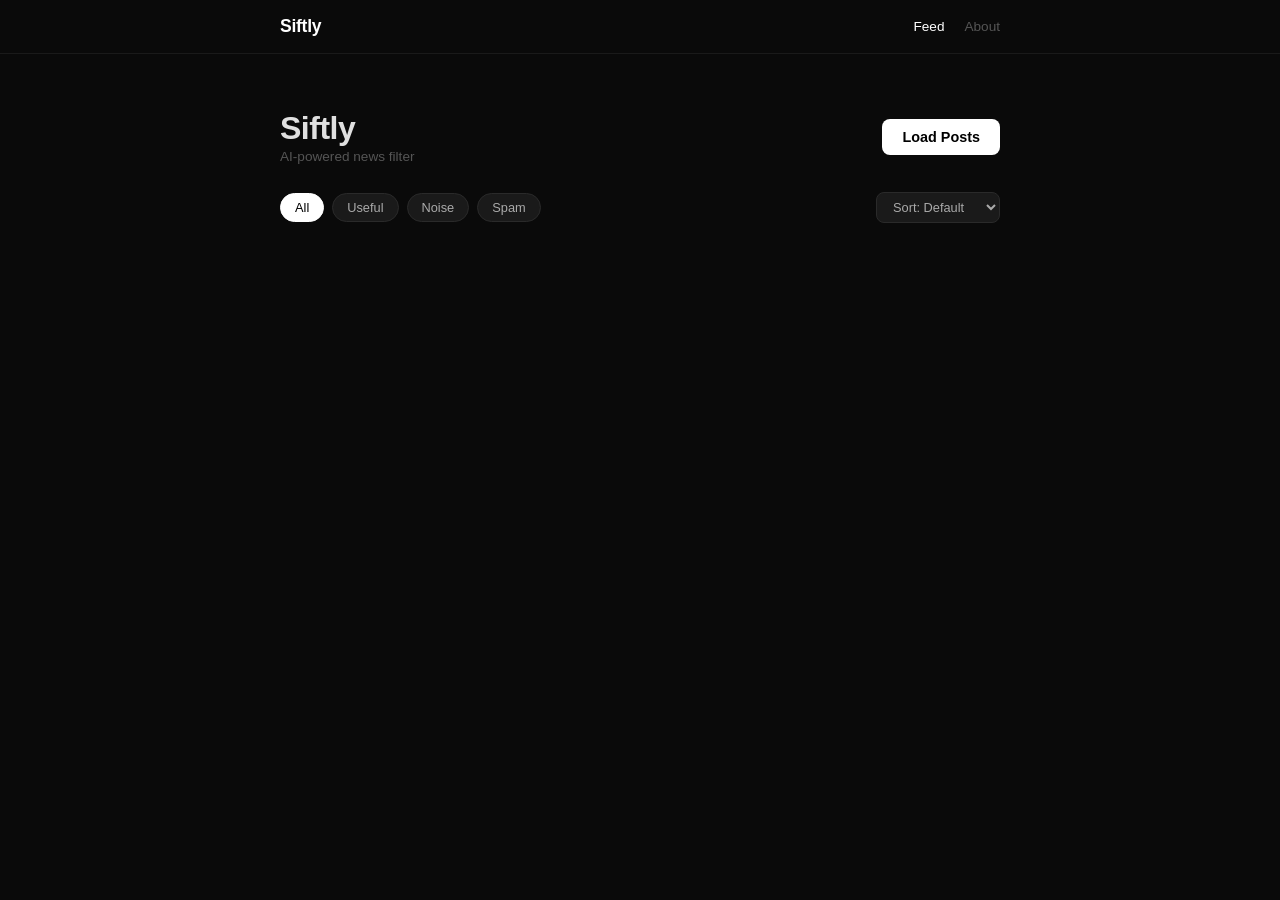
<file: templates/index.html>
<!DOCTYPE html>
<html lang="en">
<head>
    <meta charset="UTF-8">
    <title>Siftly</title>
    <link rel="stylesheet" href="/static/style.css">
</head>
<body>
    <div id="app">
        <nav>
            <a href="/" class="nav-logo">Siftly</a>
            <div class="nav-links">
                <a href="/" class="active">Feed</a>
                <a href="/about">About</a>
            </div>
        </nav>

        <div id="header">
            <div>
                <h1>Siftly</h1>
                <p class="subtitle">AI-powered news filter</p>
            </div>
            <button id="refresh-btn" onclick="loadPosts()">
                <span id="btn-text">Load Posts</span>
            </button>
        </div>

        <div id="filters">
            <button class="filter-btn active" data-filter="All" onclick="setFilter('All')">All</button>
            <button class="filter-btn useful" data-filter="Useful" onclick="setFilter('Useful')">Useful</button>
            <button class="filter-btn noise" data-filter="Noise" onclick="setFilter('Noise')">Noise</button>
            <button class="filter-btn spam" data-filter="Spam" onclick="setFilter('Spam')">Spam</button>
            <select id="sort-select" onchange="setSort(this.value)">
                <option value="default">Sort: Default</option>
                <option value="upvotes">Sort: Upvotes</option>
                <option value="quality">Sort: Quality</option>
            </select>
        </div>

        <div id="status"></div>
        <div id="posts"></div>
    </div>
    <script src="/static/script.js"></script>
</body>
</html>
</file>
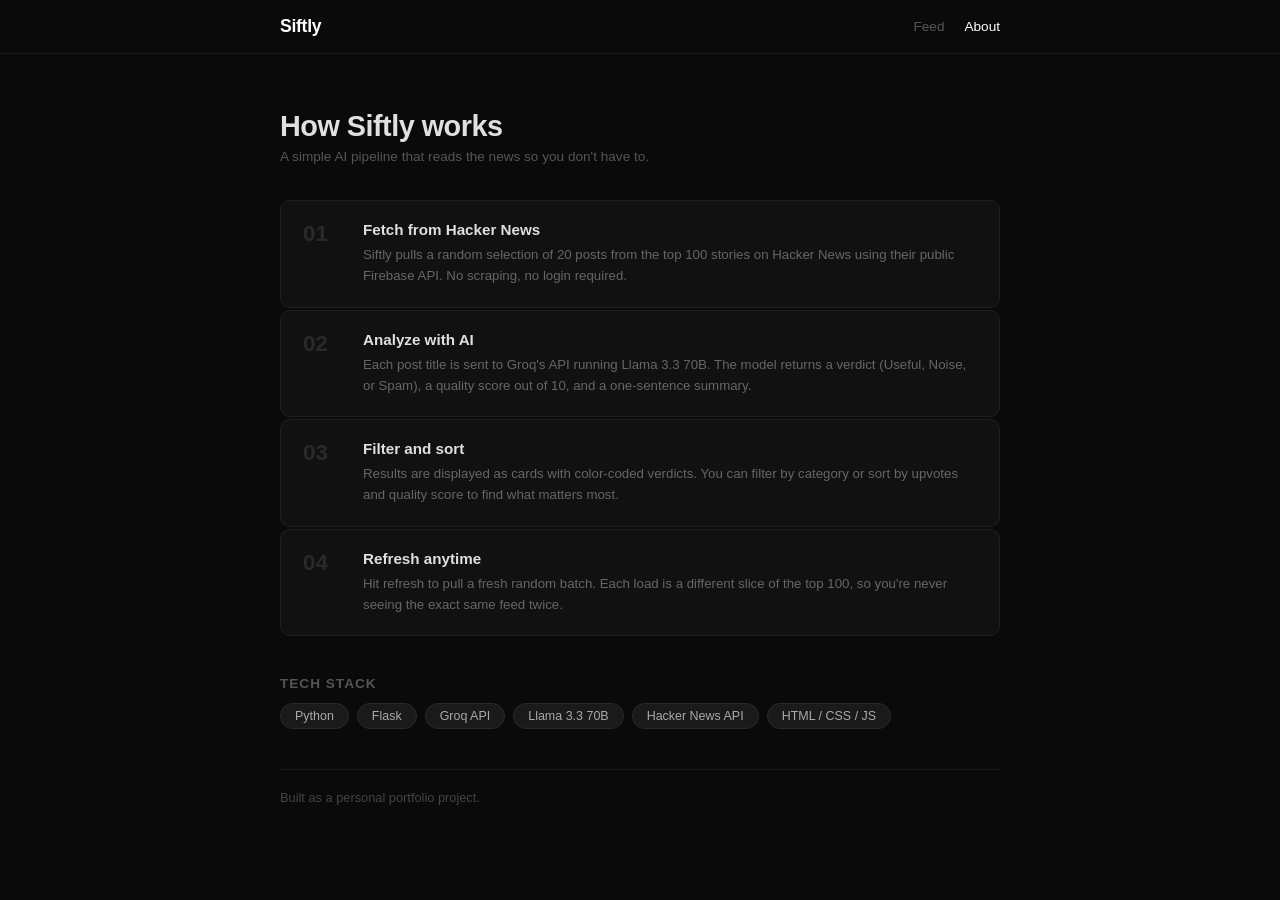
<file: templates/about.html>
<!DOCTYPE html>
<html lang="en">
<head>
    <meta charset="UTF-8">
    <title>Siftly — How it works</title>
    <link rel="stylesheet" href="/static/style.css">
</head>
<body>
    <div id="app">
        <nav>
            <a href="/" class="nav-logo">Siftly</a>
            <div class="nav-links">
                <a href="/">Feed</a>
                <a href="/about" class="active">About</a>
            </div>
        </nav>

        <div class="about-hero">
            <h2>How Siftly works</h2>
            <p class="subtitle">A simple AI pipeline that reads the news so you don't have to.</p>
        </div>

        <div class="steps">
            <div class="step-card">
                <div class="step-num">01</div>
                <div class="step-body">
                    <h3>Fetch from Hacker News</h3>
                    <p>Siftly pulls a random selection of 20 posts from the top 100 stories on Hacker News using their public Firebase API. No scraping, no login required.</p>
                </div>
            </div>

            <div class="step-card">
                <div class="step-num">02</div>
                <div class="step-body">
                    <h3>Analyze with AI</h3>
                    <p>Each post title is sent to Groq's API running Llama 3.3 70B. The model returns a verdict (Useful, Noise, or Spam), a quality score out of 10, and a one-sentence summary.</p>
                </div>
            </div>

            <div class="step-card">
                <div class="step-num">03</div>
                <div class="step-body">
                    <h3>Filter and sort</h3>
                    <p>Results are displayed as cards with color-coded verdicts. You can filter by category or sort by upvotes and quality score to find what matters most.</p>
                </div>
            </div>

            <div class="step-card">
                <div class="step-num">04</div>
                <div class="step-body">
                    <h3>Refresh anytime</h3>
                    <p>Hit refresh to pull a fresh random batch. Each load is a different slice of the top 100, so you're never seeing the exact same feed twice.</p>
                </div>
            </div>
        </div>

        <div class="tech-stack">
            <h3>Tech stack</h3>
            <div class="stack-pills">
                <span class="pill">Python</span>
                <span class="pill">Flask</span>
                <span class="pill">Groq API</span>
                <span class="pill">Llama 3.3 70B</span>
                <span class="pill">Hacker News API</span>
                <span class="pill">HTML / CSS / JS</span>
            </div>
        </div>

        <div class="about-footer">
            <p>Built as a personal portfolio project.</p>
        </div>
    </div>
</body>
</html>
</file>
<file: static/style.css>
html {
    overflow-y: scroll;
}

* { margin: 0; padding: 0; box-sizing: border-box; }

body {
    font-family: sans-serif;
    background: #0a0a0a;
    color: #e0e0e0;
    padding: 40px 20px;
    min-height: 100vh;
}

#app {
    max-width: 720px;
    margin: 0 auto;
    padding-top: 70px;
}

#header {
    display: flex;
    justify-content: space-between;
    align-items: center;
    margin-bottom: 28px;
}

h1 { font-size: 2rem; font-weight: 700; letter-spacing: -0.5px; }
.subtitle { color: #555; font-size: 0.85rem; margin-top: 2px; }

#refresh-btn {
    background: #fff;
    color: #000;
    border: none;
    padding: 10px 20px;
    font-size: 0.9rem;
    font-weight: 600;
    cursor: pointer;
    border-radius: 8px;
    transition: background 0.15s, transform 0.1s;
}
#refresh-btn:hover { background: #e0e0e0; }
#refresh-btn:active { transform: scale(0.97); }
#refresh-btn:disabled { background: #333; color: #666; cursor: not-allowed; }

#filters {
    display: flex;
    gap: 8px;
    align-items: center;
    margin-bottom: 20px;
    flex-wrap: wrap;
}

.filter-btn {
    background: #1a1a1a;
    color: #aaa;
    border: 1px solid #2a2a2a;
    padding: 6px 14px;
    border-radius: 99px;
    font-size: 0.8rem;
    cursor: pointer;
    transition: all 0.15s;
}
.filter-btn:hover { border-color: #555; color: #fff; }
.filter-btn.active { background: #fff; color: #000; border-color: #fff; }
.filter-btn.useful.active { background: #4ade80; color: #000; border-color: #4ade80; }
.filter-btn.noise.active { background: #facc15; color: #000; border-color: #facc15; }
.filter-btn.spam.active { background: #f87171; color: #000; border-color: #f87171; }

#sort-select {
    margin-left: auto;
    background: #1a1a1a;
    color: #aaa;
    border: 1px solid #2a2a2a;
    padding: 6px 12px;
    border-radius: 8px;
    font-size: 0.8rem;
    cursor: pointer;
    outline: none;
}
#sort-select:hover { border-color: #555; }

#status {
    color: #555;
    font-size: 0.8rem;
    margin-bottom: 16px;
    min-height: 18px;
}

.card {
    background: #111;
    border-radius: 10px;
    padding: 16px 18px;
    margin-bottom: 10px;
    border: 1px solid #1f1f1f;
    border-left: 3px solid #333;
    transition: border-color 0.2s, background 0.2s, transform 0.15s;
    cursor: default;
}
.card:hover {
    background: #161616;
    border-color: #333;
    transform: translateX(3px);
}
.card.Useful { border-left-color: #4ade80; }
.card.Noise  { border-left-color: #facc15; }
.card.Spam   { border-left-color: #f87171; }

.card.Useful:hover { border-left-color: #86efac; }
.card.Noise:hover  { border-left-color: #fde047; }
.card.Spam:hover   { border-left-color: #fca5a5; }

.card-top {
    display: flex;
    justify-content: space-between;
    align-items: flex-start;
    gap: 12px;
    margin-bottom: 6px;
}

.card-title {
    font-size: 0.95rem;
    font-weight: 600;
    line-height: 1.4;
    flex: 1;
}
.card-title a {
    color: #e0e0e0;
    text-decoration: none;
    transition: color 0.15s;
}
.card-title a:hover { color: #fff; text-decoration: underline; }

.badge {
    display: inline-block;
    font-size: 0.7rem;
    padding: 3px 10px;
    border-radius: 99px;
    font-weight: 700;
    white-space: nowrap;
    flex-shrink: 0;
}
.badge.Useful { background: #052e16; color: #4ade80; }
.badge.Noise  { background: #1c1917; color: #facc15; }
.badge.Spam   { background: #1c0202; color: #f87171; }
.badge.Unknown { background: #1a1a1a; color: #888; }

.card-meta {
    font-size: 0.75rem;
    color: #555;
    margin-bottom: 8px;
    display: flex;
    gap: 10px;
    align-items: center;
    flex-wrap: wrap;
}

.card-meta a {
    color: #666;
    text-decoration: none;
    transition: color 0.15s;
}
.card-meta a:hover { color: #aaa; }

.quality-bar-wrap {
    display: flex;
    align-items: center;
    gap: 6px;
    margin-left: auto;
}
.quality-bar {
    width: 50px;
    height: 3px;
    background: #222;
    border-radius: 99px;
    overflow: hidden;
}
.quality-fill {
    height: 100%;
    border-radius: 99px;
    background: #fff;
    transition: width 0.4s ease;
}
.quality-label { font-size: 0.7rem; color: #555; }

.card-summary {
    font-size: 0.82rem;
    color: #777;
    line-height: 1.5;
}

nav {
    position: fixed;
    top: 0;
    left: 0;
    right: 0;
    z-index: 100;
    background: #0a0a0a;
    padding: 16px calc((100% - 720px) / 2);
    border-bottom: 1px solid #1a1a1a;
    display: flex;
    justify-content: space-between;
    align-items: center;
}

.nav-logo {
    font-size: 1.1rem;
    font-weight: 700;
    color: #fff;
    text-decoration: none;
    letter-spacing: -0.3px;
}

.nav-links {
    display: flex;
    gap: 20px;
}

.nav-links a {
    font-size: 0.85rem;
    color: #555;
    text-decoration: none;
    transition: color 0.15s;
}

.nav-links a:hover { color: #fff; }
.nav-links a.active { color: #fff; }

.about-hero {
    margin-bottom: 36px;
}

.about-hero h2 {
    font-size: 1.8rem;
    font-weight: 700;
    margin-bottom: 6px;
    letter-spacing: -0.5px;
}

.steps {
    display: flex;
    flex-direction: column;
    gap: 2px;
    margin-bottom: 40px;
}

.step-card {
    display: flex;
    gap: 24px;
    align-items: flex-start;
    background: #111;
    border: 1px solid #1f1f1f;
    border-radius: 10px;
    padding: 20px 22px;
    transition: background 0.2s, transform 0.15s;
}

.step-card:hover {
    background: #161616;
    transform: translateX(3px);
}

.step-num {
    font-size: 1.4rem;
    font-weight: 700;
    color: #2a2a2a;
    min-width: 36px;
    line-height: 1;
    padding-top: 2px;
}

.step-card:hover .step-num { color: #fff; }

.step-body h3 {
    font-size: 0.95rem;
    font-weight: 600;
    margin-bottom: 6px;
    color: #e0e0e0;
}

.step-body p {
    font-size: 0.83rem;
    color: #666;
    line-height: 1.6;
}

.tech-stack {
    margin-bottom: 40px;
}

.tech-stack h3 {
    font-size: 0.85rem;
    color: #555;
    margin-bottom: 12px;
    text-transform: uppercase;
    letter-spacing: 1px;
}

.stack-pills {
    display: flex;
    flex-wrap: wrap;
    gap: 8px;
}

.pill {
    background: #1a1a1a;
    border: 1px solid #2a2a2a;
    color: #aaa;
    font-size: 0.78rem;
    padding: 5px 14px;
    border-radius: 99px;
}

.about-footer {
    border-top: 1px solid #1a1a1a;
    padding-top: 20px;
    font-size: 0.8rem;
    color: #444;
}
</file>
